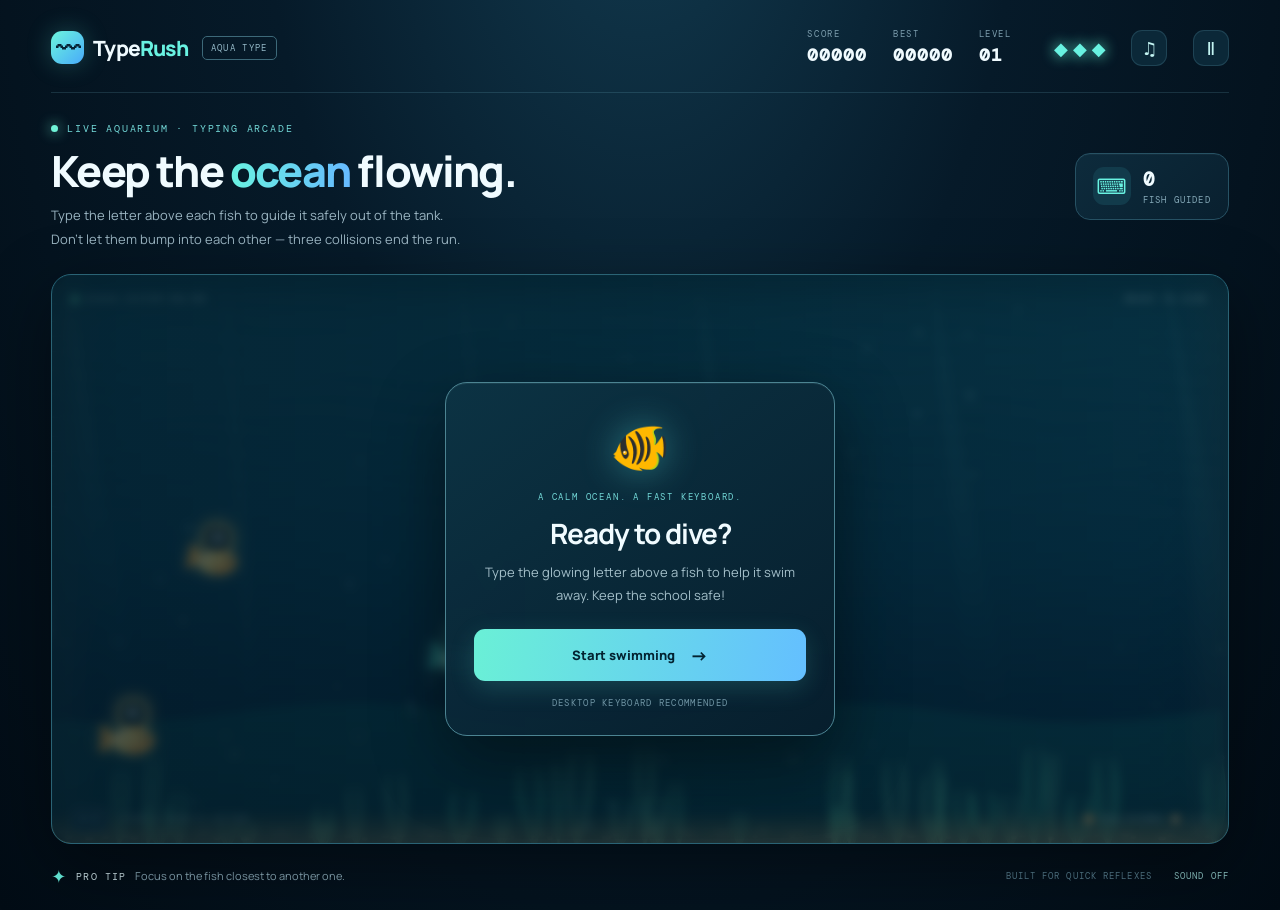
<file: game.html>
<!doctype html>
<html lang="en">
<head>
  <meta charset="utf-8">
  <meta name="viewport" content="width=device-width, initial-scale=1">
  <meta name="theme-color" content="#041b2b">
  <title>TypeRush — Aqua Type</title>
  <link rel="stylesheet" href="game.css">
</head>
<body>
  <main class="game-shell">
    <header class="topbar">
      <a class="brand" href="#" aria-label="TypeRush Aqua Type">
        <span class="brand-mark">〰</span><span>Type<span class="brand-accent">Rush</span></span>
        <span class="edition">AQUA TYPE</span>
      </a>
      <div class="hud">
        <div class="stat"><span class="stat-label">SCORE</span><strong id="score">00000</strong></div>
        <div class="stat"><span class="stat-label">BEST</span><strong id="best">00000</strong></div>
        <div class="stat"><span class="stat-label">LEVEL</span><strong id="level">01</strong></div>
        <div class="lives" aria-label="Three collision lives">
          <span class="life" id="life1">◆</span><span class="life" id="life2">◆</span><span class="life" id="life3">◆</span>
        </div>
        <button id="soundBtn" class="icon-btn" title="Toggle sound" aria-label="Toggle sound">♫</button>
        <button id="pauseBtn" class="icon-btn" title="Pause game" aria-label="Pause game">Ⅱ</button>
      </div>
    </header>

    <section class="intro">
      <div>
        <div class="eyebrow"><span class="pulse"></span> LIVE AQUARIUM · TYPING ARCADE</div>
        <h1>Keep the <span>ocean</span> flowing.</h1>
        <p>Type the letter above each fish to guide it safely out of the tank.<br class="desktop-only"> Don't let them bump into each other — three collisions end the run.</p>
      </div>
      <div class="typing-pill"><span class="keyboard-icon">⌨</span><span><b id="typedCount">0</b><small>FISH GUIDED</small></span></div>
    </section>

    <section class="tank-frame" aria-label="Animated typing aquarium game">
      <div class="tank-topline"><span><i></i> OCEAN SYSTEM ONLINE</span><span id="statusText">READY TO DIVE</span></div>
      <canvas id="tank" aria-label="Fish tank game. Type the letters shown above fish."></canvas>
      <div class="tank-vignette"></div>
      <div class="tank-bottom-ui">
        <span><span class="keycap">A–Z</span> TYPE A FISH'S LETTER</span>
        <span class="collision-note"><span class="warning-dot"></span> COLLISIONS <b id="collisionCount">0</b> / 3</span>
      </div>
      <div id="startOverlay" class="overlay">
        <div class="overlay-card">
          <div class="big-fish">🐠</div>
          <div class="eyebrow">A CALM OCEAN. A FAST KEYBOARD.</div>
          <h2>Ready to dive?</h2>
          <p>Type the glowing letter above a fish to help it swim away. Keep the school safe!</p>
          <button id="startBtn" class="primary-btn">Start swimming <span>→</span></button>
          <small>DESKTOP KEYBOARD RECOMMENDED</small>
        </div>
      </div>
      <div id="pauseOverlay" class="overlay hidden">
        <div class="overlay-card">
          <div class="big-fish">⏸</div><h2>Take a breath.</h2>
          <p>Your aquarium is paused.</p>
          <button id="resumeBtn" class="primary-btn">Resume game <span>→</span></button>
        </div>
      </div>
      <div id="gameOverOverlay" class="overlay hidden">
        <div class="overlay-card">
          <div class="big-fish">🫧</div><div class="eyebrow">DIVE COMPLETE</div>
          <h2>Ocean's gone quiet.</h2>
          <p>You had <b id="finalScore">0</b> points and guided <b id="finalGuided">0</b> fish.</p>
          <button id="restartBtn" class="primary-btn">Dive again <span>↻</span></button>
        </div>
      </div>
    </section>

    <footer class="bottom-bar">
      <div class="tip"><span class="tip-icon">✦</span><span><b>PRO TIP</b> Focus on the fish closest to another one.</span></div>
      <div class="bottom-meta"><span>BUILT FOR QUICK REFLEXES</span><span class="sound-status" id="soundStatus">SOUND OFF</span></div>
    </footer>
  </main>
  <script src="game.js"></script>
</body>
</html>
</file>
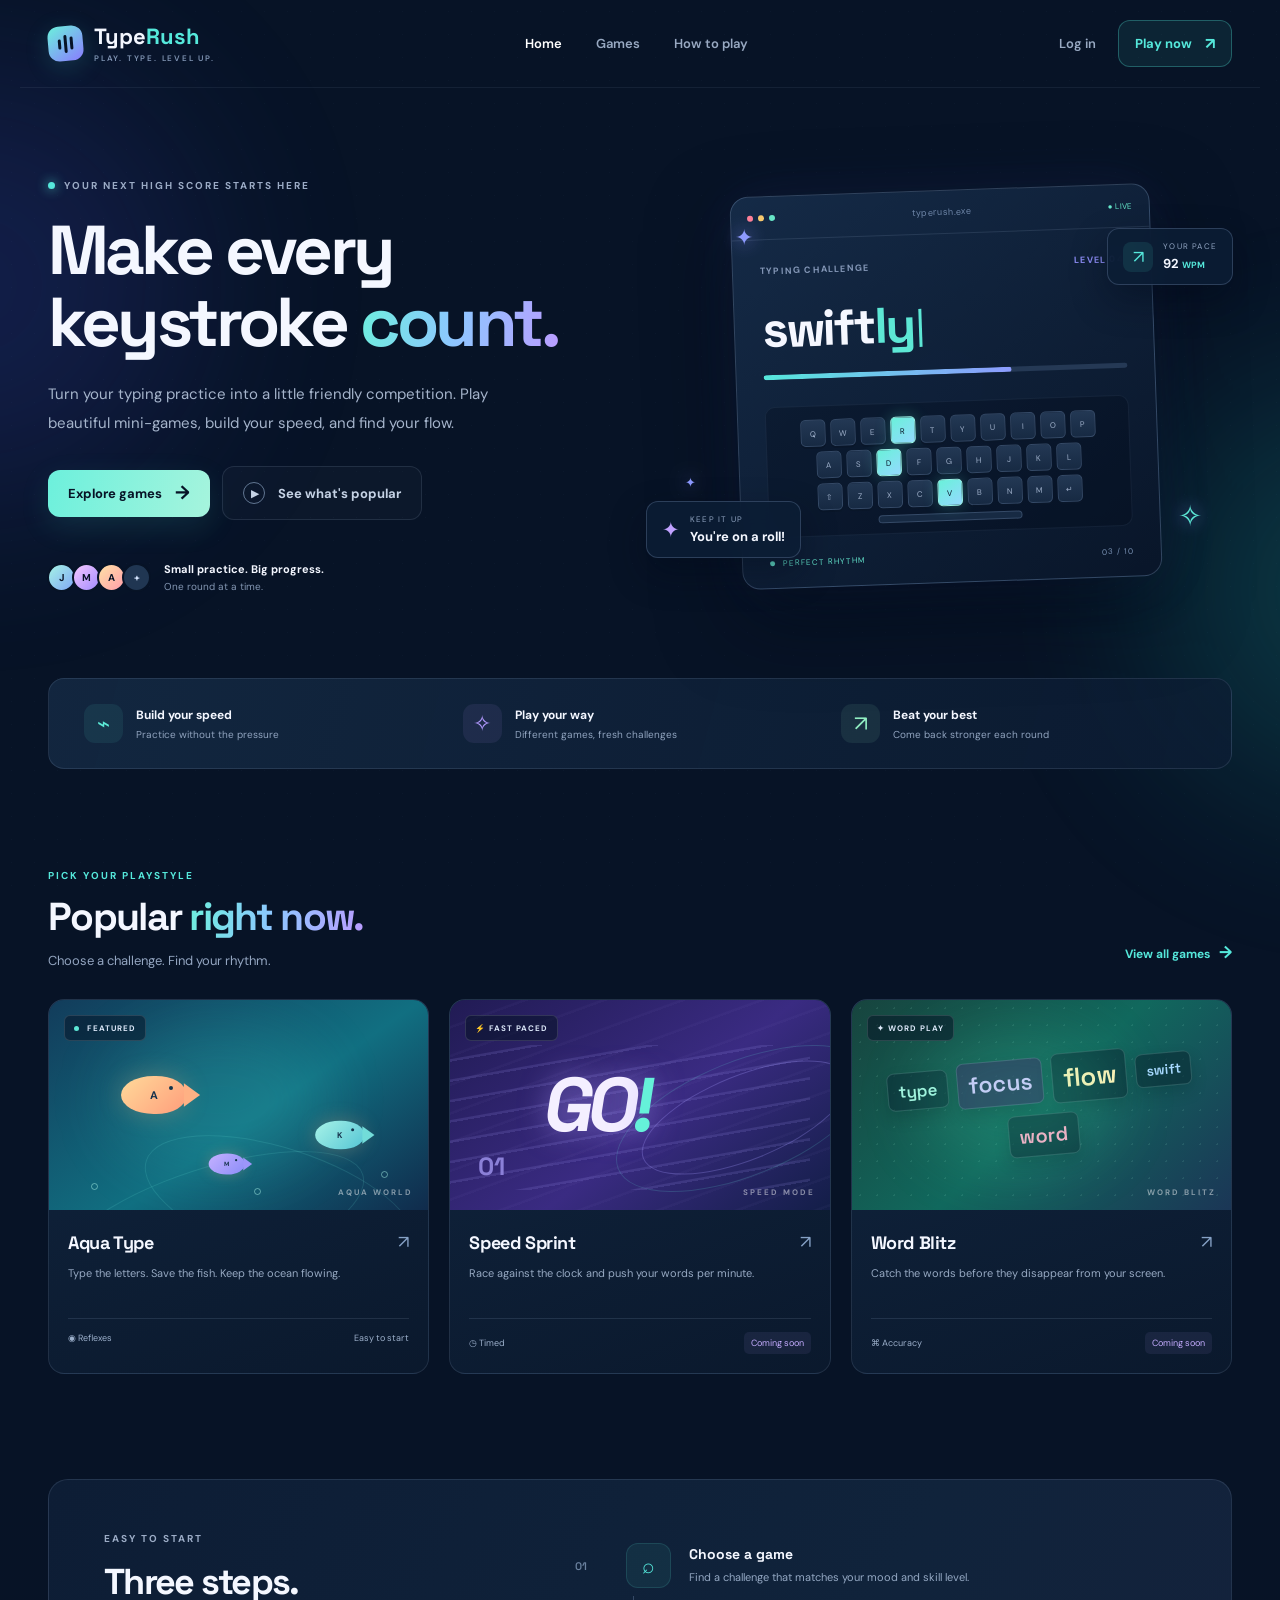
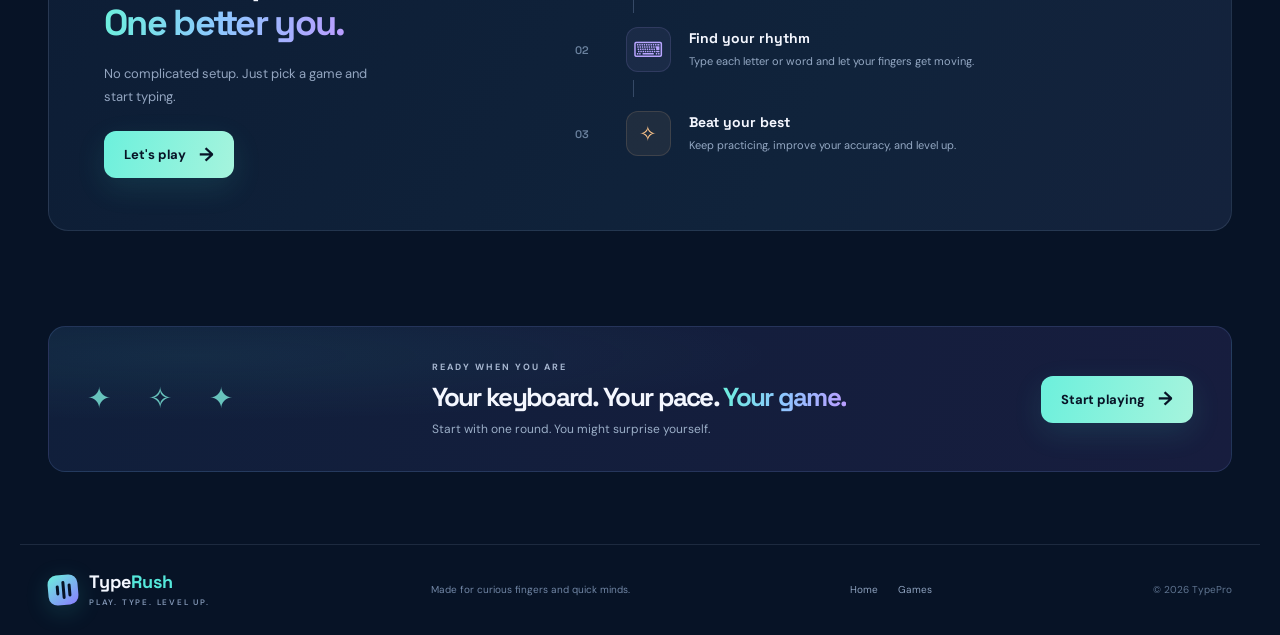
<file: home.html>
<!DOCTYPE html>
<html lang="en">
<head>
    <meta charset="UTF-8">
    <meta name="viewport" content="width=device-width, initial-scale=1.0">
    <meta name="theme-color" content="#071326">

    <title>TypePro — Make Every Keystroke Count</title>

    <link rel="preconnect" href="https://fonts.googleapis.com">
    <link rel="preconnect" href="https://fonts.gstatic.com" crossorigin>

    <link href="https://fonts.googleapis.com/css2?family=DM+Sans:wght@400;500;600;700&family=Space+Grotesk:wght@400;500;600;700&display=swap"
          rel="stylesheet">

    <link rel="stylesheet" href="home.css">
</head>

<body>

    <div class="ambient ambient-one"></div>
    <div class="ambient ambient-two"></div>

    <!-- NAVIGATION -->
    <header class="site-header">

        <a class="brand" href="home.html">
            <span class="brand-mark">
                <span></span>
                <span></span>
                <span></span>
            </span>

            <span>
                Type<span class="brand-accent">Rush</span>
                <small>PLAY. TYPE. LEVEL UP.</small>
            </span>
        </a>

        <nav class="nav-links">
            <a class="active" href="home.html">Home</a>
            <a href="games.html">Games</a>
            <a href="#how-it-works">How to play</a>
        </nav>

        <div class="header-actions">
            <a class="login-link" href="index.html">Log in</a>

            <a class="button button-small" href="games.html">
                Play now <span>↗</span>
            </a>

            <button class="menu-toggle"
                    id="menuToggle"
                    aria-label="Toggle navigation">
                ☰
            </button>
        </div>

    </header>

    <main>

        <!-- HERO SECTION -->
        <section class="hero">

            <div class="hero-copy">

                <div class="eyebrow">
                    <span class="live-dot"></span>
                    YOUR NEXT HIGH SCORE STARTS HERE
                </div>

                <h1>
                    Make every<br>
                    keystroke <span class="gradient-text">count.</span>
                </h1>

                <p class="hero-description">
                    Turn your typing practice into a little friendly
                    competition. Play beautiful mini-games, build your
                    speed, and find your flow.
                </p>

                <div class="hero-actions">
                    <a class="button button-primary" href="games.html">
                        Explore games <span class="arrow">→</span>
                    </a>

                    <a class="button button-quiet" href="#popular">
                        <span class="play-icon">▶</span>
                        See what's popular
                    </a>
                </div>

                <div class="hero-proof">
                    <div class="avatar-stack">
                        <span>J</span>
                        <span>M</span>
                        <span>A</span>
                        <span>+</span>
                    </div>

                    <div>
                        <strong>Small practice. Big progress.</strong>
                        <small>One round at a time.</small>
                    </div>
                </div>

            </div>

            <!-- TYPING GAME PREVIEW -->
            <div class="hero-art">

                <div class="art-orbit orbit-a"></div>
                <div class="art-orbit orbit-b"></div>

                <div class="floating-chip chip-speed">
                    <span class="chip-icon">↗</span>

                    <span>
                        <small>YOUR PACE</small>
                        <strong>92 <em>WPM</em></strong>
                    </span>
                </div>

                <div class="floating-chip chip-streak">
                    <span class="streak-icon">✦</span>

                    <span>
                        <small>KEEP IT UP</small>
                        <strong>You're on a roll!</strong>
                    </span>
                </div>

                <div class="game-window">

                    <div class="window-top">
                        <div class="window-dots">
                            <i></i>
                            <i></i>
                            <i></i>
                        </div>

                        <span>typerush.exe</span>
                        <span class="window-live">● LIVE</span>
                    </div>

                    <div class="window-body">

                        <div class="mini-label">
                            TYPING CHALLENGE
                            <span>LEVEL 04</span>
                        </div>

                        <div class="mini-word">
                            swift<span>ly</span><b class="cursor"></b>
                        </div>

                        <div class="mini-progress">
                            <span></span>
                        </div>

                        <div class="keyboard">

                            <div class="key-row">
                                <span>Q</span><span>W</span><span>E</span>
                                <span class="key-lit">R</span><span>T</span>
                                <span>Y</span><span>U</span><span>I</span>
                                <span>O</span><span>P</span>
                            </div>

                            <div class="key-row indent">
                                <span>A</span><span>S</span>
                                <span class="key-lit">D</span>
                                <span>F</span><span>G</span><span>H</span>
                                <span>J</span><span>K</span><span>L</span>
                            </div>

                            <div class="key-row indent-two">
                                <span>⇧</span><span>Z</span><span>X</span>
                                <span>C</span><span class="key-lit">V</span>
                                <span>B</span><span>N</span><span>M</span>
                                <span>↵</span>
                            </div>

                            <div class="space-key"></div>

                        </div>

                        <div class="window-footer">
                            <span><i class="tiny-green"></i> PERFECT RHYTHM</span>
                            <span>03 / 10</span>
                        </div>

                    </div>
                </div>

                <div class="spark spark-one">✦</div>
                <div class="spark spark-two">✧</div>
                <div class="spark spark-three">✦</div>

            </div>

        </section>

        <!-- BENEFITS -->
        <section class="stats-strip">

            <div>
                <span class="stat-icon">⌁</span>
                <span>
                    <strong>Build your speed</strong>
                    <small>Practice without the pressure</small>
                </span>
            </div>

            <div>
                <span class="stat-icon purple">✧</span>
                <span>
                    <strong>Play your way</strong>
                    <small>Different games, fresh challenges</small>
                </span>
            </div>

            <div>
                <span class="stat-icon mint">↗</span>
                <span>
                    <strong>Beat your best</strong>
                    <small>Come back stronger each round</small>
                </span>
            </div>

        </section>

        <!-- POPULAR GAMES -->
        <section class="popular-section" id="popular">

            <div class="section-heading">

                <div>
                    <div class="eyebrow section-eyebrow">
                        PICK YOUR PLAYSTYLE
                    </div>

                    <h2>
                        Popular <span class="gradient-text">right now.</span>
                    </h2>

                    <p>Choose a challenge. Find your rhythm.</p>
                </div>

                <a class="text-link" href="games.html">
                    View all games <span>→</span>
                </a>

            </div>

            <div class="game-grid">

                <!-- AQUA TYPE -->
                <a class="game-card aqua-card" href="game.html">

                    <div class="card-art aquarium-art">

                        <span class="card-badge">
                            <i></i> FEATURED
                        </span>

                        <div class="water-glow"></div>

                        <div class="fish fish-one">
                            <b>A</b><span></span>
                        </div>

                        <div class="fish fish-two">
                            <b>K</b><span></span>
                        </div>

                        <div class="fish fish-three">
                            <b>M</b><span></span>
                        </div>

                        <div class="bubble bubble-one"></div>
                        <div class="bubble bubble-two"></div>
                        <div class="bubble bubble-three"></div>

                        <span class="art-caption">AQUA WORLD</span>

                    </div>

                    <div class="card-content">

                        <div class="card-title-row">
                            <h3>Aqua Type</h3>
                            <span class="card-arrow">↗</span>
                        </div>

                        <p>
                            Type the letters. Save the fish.
                            Keep the ocean flowing.
                        </p>

                        <div class="card-meta">
                            <span>◉ Reflexes</span>
                            <span>Easy to start</span>
                        </div>

                    </div>

                </a>

                <!-- SPEED SPRINT -->
                <a class="game-card sprint-card" href="games.html">

                    <div class="card-art sprint-art">

                        <span class="card-badge">⚡ FAST PACED</span>

                        <div class="speed-lines"></div>

                        <div class="speed-word">GO<span>!</span></div>

                        <div class="speed-ring ring-one"></div>
                        <div class="speed-ring ring-two"></div>

                        <div class="speed-number">01</div>

                        <span class="art-caption">SPEED MODE</span>

                    </div>

                    <div class="card-content">

                        <div class="card-title-row">
                            <h3>Speed Sprint</h3>
                            <span class="card-arrow">↗</span>
                        </div>

                        <p>
                            Race against the clock and push your
                            words per minute.
                        </p>

                        <div class="card-meta">
                            <span>◷ Timed</span>
                            <span class="coming-soon">Coming soon</span>
                        </div>

                    </div>

                </a>

                <!-- WORD BLITZ -->
                <a class="game-card word-card" href="games.html">

                    <div class="card-art word-art">

                        <span class="card-badge">✦ WORD PLAY</span>

                        <div class="word-cloud">
                            <span>type</span>
                            <span>focus</span>
                            <span>flow</span>
                            <span>swift</span>
                            <span>word</span>
                        </div>

                        <div class="word-glow"></div>

                        <span class="art-caption">WORD BLITZ</span>

                    </div>

                    <div class="card-content">

                        <div class="card-title-row">
                            <h3>Word Blitz</h3>
                            <span class="card-arrow">↗</span>
                        </div>

                        <p>
                            Catch the words before they disappear
                            from your screen.
                        </p>

                        <div class="card-meta">
                            <span>⌘ Accuracy</span>
                            <span class="coming-soon">Coming soon</span>
                        </div>

                    </div>

                </a>

            </div>

        </section>

        <!-- HOW TO PLAY -->
        <section class="how-section" id="how-it-works">

            <div class="how-intro">

                <div class="eyebrow">EASY TO START</div>

                <h2>
                    Three steps.<br>
                    <span class="gradient-text">One better you.</span>
                </h2>

                <p>
                    No complicated setup. Just pick a game
                    and start typing.
                </p>

                <a class="button button-primary" href="games.html">
                    Let's play <span class="arrow">→</span>
                </a>

            </div>

            <div class="steps">

                <div class="step">
                    <span class="step-number">01</span>
                    <div class="step-icon">⌕</div>

                    <div>
                        <h3>Choose a game</h3>
                        <p>
                            Find a challenge that matches your mood
                            and skill level.
                        </p>
                    </div>

                    <span class="step-line"></span>
                </div>

                <div class="step">
                    <span class="step-number">02</span>
                    <div class="step-icon">⌨</div>

                    <div>
                        <h3>Find your rhythm</h3>
                        <p>
                            Type each letter or word and let your
                            fingers get moving.
                        </p>
                    </div>

                    <span class="step-line"></span>
                </div>

                <div class="step">
                    <span class="step-number">03</span>
                    <div class="step-icon">✧</div>

                    <div>
                        <h3>Beat your best</h3>
                        <p>
                            Keep practicing, improve your accuracy,
                            and level up.
                        </p>
                    </div>
                </div>

            </div>

        </section>

        <!-- BOTTOM CTA -->
        <section class="bottom-cta">

            <div class="cta-stars">✦　✧　✦</div>

            <div>
                <div class="eyebrow">READY WHEN YOU ARE</div>

                <h2>
                    Your keyboard. Your pace.
                    <span class="gradient-text">Your game.</span>
                </h2>

                <p>
                    Start with one round. You might surprise yourself.
                </p>
            </div>

            <a class="button button-primary" href="games.html">
                Start playing <span class="arrow">→</span>
            </a>

        </section>

    </main>

    <!-- FOOTER -->
    <footer class="site-footer">

        <a class="brand footer-brand" href="home.html">

            <span class="brand-mark">
                <span></span><span></span><span></span>
            </span>

            <span>
                Type<span class="brand-accent">Rush</span>
                <small>PLAY. TYPE. LEVEL UP.</small>
            </span>

        </a>

        <span>Made for curious fingers and quick minds.</span>

        <div>
            <a href="home.html">Home</a>
            <a href="games.html">Games</a>
        </div>

        <span class="copyright">
            © <span id="year"></span> TypePro
        </span>

    </footer>

    <script src="home.js"></script>

</body>
</html>
</file>
<file: game.css>
@import url('https://fonts.googleapis.com/css2?family=DM+Mono:wght@400;500&family=Manrope:wght@400;500;600;700;800&display=swap');
:root{--bg:#04131f;--panel:#092334;--cyan:#69f2e1;--blue:#5bb8ff;--muted:#8eabb9;--white:#f0fbff;--line:rgba(139,221,239,.15)}
*{box-sizing:border-box}
body{margin:0;min-height:100vh;background:radial-gradient(ellipse at 50% -20%,#123b50 0%,#061a29 42%,#020c15 100%);color:var(--white);font-family:Manrope,system-ui,sans-serif}
body:before{content:"";position:fixed;inset:0;pointer-events:none;opacity:.18;background-image:radial-gradient(#91e9ef .7px,transparent .7px);background-size:26px 26px;mask-image:linear-gradient(to bottom,black,transparent 80%)}
button{font:inherit}
.game-shell{width:min(1440px,100%);margin:auto;padding:28px clamp(16px,4vw,58px) 22px;position:relative}
.topbar{display:flex;align-items:center;justify-content:space-between;gap:24px;padding-bottom:25px;border-bottom:1px solid var(--line)}
.brand{display:flex;align-items:center;gap:9px;color:var(--white);text-decoration:none;font-size:21px;font-weight:800;letter-spacing:-.8px;white-space:nowrap}
.brand-mark{display:grid;place-items:center;width:33px;height:33px;border-radius:11px;background:linear-gradient(135deg,#6cf6dd,#48aafa);color:#062436;font-size:24px;box-shadow:0 0 25px #5ce7dd40}
.brand-accent{color:var(--cyan)}.edition{margin-left:5px;padding:5px 8px;border:1px solid #3d6979;border-radius:5px;color:#94b8c7;font:9px 'DM Mono',monospace;letter-spacing:1.3px}
.hud{display:flex;align-items:center;gap:clamp(12px,2vw,30px)}
.stat{display:flex;flex-direction:column;gap:3px;min-width:50px}.stat-label{font:9px 'DM Mono',monospace;letter-spacing:1.6px;color:#7d9eae}.stat strong{font:600 18px 'DM Mono',monospace;letter-spacing:1px}
.lives{display:flex;gap:5px;color:var(--cyan);font-size:18px;text-shadow:0 0 14px #63f4d6}.life.lost{color:#294b5b;text-shadow:none;opacity:.5}
.icon-btn{width:36px;height:36px;border-radius:11px;border:1px solid var(--line);background:#0b2838;color:#c3f4f2;font-size:18px;cursor:pointer;transition:.2s}.icon-btn:hover{background:#124053;border-color:#63e8dd}
.intro{display:flex;align-items:center;justify-content:space-between;gap:20px;padding:29px 0 23px}
.eyebrow{display:flex;align-items:center;gap:9px;color:#73d8d7;font:10px 'DM Mono',monospace;letter-spacing:1.8px}
.pulse{width:7px;height:7px;background:#70f4d8;border-radius:50%;box-shadow:0 0 13px #70f4d8;animation:pulse 1.8s infinite}
@keyframes pulse{50%{opacity:.35;box-shadow:0 0 3px #70f4d8}}
h1{font-size:clamp(27px,3.4vw,43px);line-height:1.12;letter-spacing:-1.8px;margin:12px 0 9px;font-weight:800}
h1 span{background:linear-gradient(90deg,#69f2e1,#66baff);color:transparent;background-clip:text}
.intro p{margin:0;color:#9ab4c1;font-size:13px;line-height:1.8}
.typing-pill{display:flex;align-items:center;gap:12px;padding:13px 17px;border:1px solid #275264;background:linear-gradient(135deg,#0d2b3c,#09202f);border-radius:15px;box-shadow:inset 0 1px #ffffff08;white-space:nowrap}
.keyboard-icon{display:grid;place-items:center;width:38px;height:38px;border-radius:11px;background:#123b4b;color:var(--cyan);font-size:21px}
.typing-pill span:last-child{display:flex;flex-direction:column;gap:2px}.typing-pill b{font:600 19px 'DM Mono',monospace}.typing-pill small{font:9px 'DM Mono',monospace;letter-spacing:1.2px;color:#85a9b8}
.tank-frame{height:clamp(390px,51vw,570px);max-height:590px;min-height:360px;position:relative;overflow:hidden;border:1px solid #2a6375;border-radius:20px;background:#052a3b;box-shadow:0 22px 70px #0006,inset 0 0 0 5px #061a2680}
.tank-frame:before{content:"";position:absolute;inset:0;pointer-events:none;z-index:2;border-radius:20px;box-shadow:inset 0 0 65px #00121b99,inset 0 0 0 1px #b8ffff13}
#tank{width:100%;height:100%;display:block}
.tank-topline,.tank-bottom-ui{position:absolute;z-index:3;left:20px;right:20px;display:flex;align-items:center;justify-content:space-between;color:#a1d1d8;font:9px 'DM Mono',monospace;letter-spacing:1.4px;pointer-events:none}
.tank-topline{top:18px}.tank-topline span:first-child{display:flex;align-items:center;gap:8px}.tank-topline i{display:inline-block;width:6px;height:6px;background:#68f6cc;border-radius:50%;box-shadow:0 0 9px #68f6cc}
.tank-bottom-ui{bottom:17px;color:#8bb4c1}.keycap{padding:5px 7px;margin-right:7px;border:1px solid #50808c;border-radius:5px;background:#10394a;color:#c9ffff}.collision-note{display:flex;align-items:center;gap:8px}.collision-note b{font-size:11px;color:#ffca8b}.warning-dot{width:6px;height:6px;border-radius:50%;background:#ffb56b;box-shadow:0 0 8px #ffb56b}
.overlay{position:absolute;z-index:5;inset:0;display:grid;place-items:center;background:linear-gradient(90deg,#031724b8,#0317248a);backdrop-filter:blur(5px);padding:20px}.hidden{display:none!important}
.overlay-card{width:min(390px,100%);text-align:center;padding:30px 28px 26px;border:1px solid #4c8492;border-radius:22px;background:linear-gradient(145deg,#0c3344f5,#071e2df5);box-shadow:0 25px 70px #0007,inset 0 1px #d4ffff12}
.big-fish{font-size:48px;filter:drop-shadow(0 0 18px #5eece966);margin-bottom:13px}.overlay-card .eyebrow{justify-content:center;font-size:9px}
.overlay-card h2{font-size:28px;letter-spacing:-1px;margin:11px 0 9px}.overlay-card p{color:#a4c0ca;font-size:13px;line-height:1.8;margin:0 auto 21px}.overlay-card small{display:block;margin-top:16px;color:#7196a6;font:9px 'DM Mono',monospace;letter-spacing:1.3px}
.primary-btn{width:100%;padding:14px 18px;display:flex;align-items:center;justify-content:center;gap:15px;border:0;border-radius:11px;background:linear-gradient(100deg,#6af0d6,#64bfff);color:#032331;font-size:13px;font-weight:800;cursor:pointer;box-shadow:0 7px 25px #57e9d72c;transition:transform .2s,filter .2s}.primary-btn:hover{transform:translateY(-2px);filter:brightness(1.08)}.primary-btn span{font-size:18px}
.bottom-bar{display:flex;justify-content:space-between;align-items:center;gap:15px;padding-top:20px}.tip{display:flex;align-items:center;gap:10px;color:#8eaebc;font-size:11px}.tip b{font:10px 'DM Mono',monospace;letter-spacing:1.2px;color:#d3e9ee;margin-right:6px}.tip-icon{color:var(--cyan);font-size:18px}.bottom-meta{display:flex;gap:22px;color:#587f90;font:9px 'DM Mono',monospace;letter-spacing:1.1px}.sound-status{color:#8fc9c8}
@media(max-width:700px){.game-shell{padding:16px 13px}.topbar{align-items:flex-start;flex-direction:column;padding-bottom:17px}.hud{width:100%;justify-content:space-between;gap:9px}.stat{min-width:38px}.stat strong{font-size:15px}.brand{font-size:19px}.intro{padding:23px 0 18px;align-items:flex-start}.intro p{font-size:12px}.typing-pill{padding:9px 10px;gap:8px}.keyboard-icon{width:31px;height:31px}.typing-pill b{font-size:16px}.typing-pill small{font-size:8px}.tank-frame{height:470px;min-height:390px;border-radius:15px}.tank-topline,.tank-bottom-ui{left:12px;right:12px;font-size:8px;letter-spacing:.8px}.bottom-bar{align-items:flex-start;flex-direction:column}.bottom-meta{width:100%;justify-content:space-between}.desktop-only{display:none}}
@media(max-width:410px){.edition{display:none}.intro{gap:8px}.typing-pill{flex-shrink:0}.tank-frame{height:430px}.lives{font-size:15px}.icon-btn{width:32px;height:32px}}
</file>
<file: home.css>
* {
    box-sizing: border-box;
}

:root {
    --bg: #071326;
    --panel: #0d1d35;
    --text: #f4f7ff;
    --muted: #9aabc4;
    --cyan: #55e8db;
    --purple: #a78bfa;
    --line: rgba(174, 198, 231, 0.13);
}

html {
    scroll-behavior: smooth;
    scroll-padding-top: 90px;
}

body {
    margin: 0;
    background: var(--bg);
    color: var(--text);
    font-family: "DM Sans", sans-serif;
    overflow-x: hidden;
}

body::before {
    content: "";
    position: fixed;
    inset: 0;
    pointer-events: none;
    z-index: -2;
    background-image: radial-gradient(
        rgba(158, 190, 235, 0.14) 0.7px,
        transparent 0.7px
    );
    background-size: 23px 23px;
    opacity: 0.23;
}

.ambient {
    position: absolute;
    z-index: -1;
    filter: blur(100px);
    border-radius: 50%;
    pointer-events: none;
    opacity: 0.18;
}

.ambient-one {
    width: 430px;
    height: 430px;
    background: #4b54e8;
    top: 70px;
    left: -240px;
}

.ambient-two {
    width: 400px;
    height: 400px;
    background: #1ddbc5;
    top: 390px;
    right: -280px;
}

/* HEADER */

.site-header {
    height: 88px;
    max-width: 1240px;
    margin: auto;
    padding: 0 28px;
    display: flex;
    align-items: center;
    justify-content: space-between;
    gap: 28px;
    border-bottom: 1px solid rgba(174, 198, 231, 0.08);
}

.brand {
    display: flex;
    align-items: center;
    gap: 11px;
    text-decoration: none;
    color: var(--text);
    font-family: "Space Grotesk", sans-serif;
    font-weight: 700;
    font-size: 22px;
    line-height: 1;
}

.brand-accent {
    color: var(--cyan);
}

.brand small {
    display: block;
    font: 600 8px "DM Sans", sans-serif;
    letter-spacing: 1.8px;
    color: #8195b4;
    margin-top: 6px;
}

.brand-mark {
    width: 35px;
    height: 35px;
    border-radius: 11px;
    background: linear-gradient(145deg, #6bf1dc, #8a7cff);
    display: flex;
    align-items: center;
    justify-content: center;
    gap: 3px;
    transform: rotate(-5deg);
    box-shadow: 0 6px 24px #3fe1d42b;
}

.brand-mark span {
    display: block;
    width: 3px;
    border-radius: 4px;
    background: #071326;
}

.brand-mark span:nth-child(1) {
    height: 10px;
}

.brand-mark span:nth-child(2) {
    height: 18px;
}

.brand-mark span:nth-child(3) {
    height: 13px;
}

.nav-links {
    display: flex;
    align-items: center;
    gap: 34px;
}

.nav-links a,
.login-link {
    font-size: 13px;
    font-weight: 600;
    text-decoration: none;
    color: #98a9c2;
    transition: 0.2s;
}

.nav-links a:hover,
.nav-links a.active,
.login-link:hover {
    color: #fff;
}

.header-actions {
    display: flex;
    align-items: center;
    gap: 22px;
}

/* BUTTONS */

.button {
    display: inline-flex;
    align-items: center;
    justify-content: center;
    gap: 13px;
    text-decoration: none;
    font-weight: 700;
    font-size: 13px;
    border-radius: 12px;
    padding: 15px 20px;
    transition: transform 0.2s, box-shadow 0.2s;
}

.button:hover {
    transform: translateY(-2px);
}

.button-small {
    padding: 12px 16px;
    border: 1px solid rgba(85, 232, 219, 0.3);
    background: rgba(85, 232, 219, 0.08);
    color: var(--cyan);
}

.button-small span {
    font-size: 16px;
}

.button-primary {
    color: #071326;
    background: linear-gradient(105deg, #6cf0dc, #a6f4dd);
    box-shadow: 0 10px 30px rgba(64, 222, 202, 0.12);
}

.button-primary:hover {
    box-shadow: 0 12px 32px rgba(64, 222, 202, 0.24);
}

.button-quiet {
    color: #c5d2e5;
    border: 1px solid var(--line);
    background: rgba(255, 255, 255, 0.025);
}

.arrow {
    font-size: 19px;
    line-height: 12px;
}

.play-icon {
    font-size: 10px;
    width: 22px;
    height: 22px;
    border: 1px solid #617692;
    border-radius: 50%;
    display: grid;
    place-items: center;
    padding-left: 2px;
}

.menu-toggle {
    display: none;
    color: white;
    background: none;
    border: 0;
    font-size: 24px;
}

/* HERO */

.hero {
    max-width: 1240px;
    margin: auto;
    padding: 83px 28px 77px;
    display: grid;
    grid-template-columns: 1fr 1fr;
    gap: 40px;
    align-items: center;
    min-height: 590px;
}

.hero-copy {
    position: relative;
    z-index: 2;
}

.eyebrow {
    font-size: 10px;
    letter-spacing: 2px;
    font-weight: 700;
    color: #9cacc6;
    display: flex;
    align-items: center;
    gap: 9px;
}

.live-dot {
    height: 7px;
    width: 7px;
    background: var(--cyan);
    border-radius: 50%;
    box-shadow: 0 0 12px var(--cyan);
}

h1,
h2,
h3 {
    font-family: "Space Grotesk", sans-serif;
}

h1 {
    font-size: clamp(48px, 5.4vw, 72px);
    line-height: 1.04;
    letter-spacing: -3.8px;
    margin: 23px 0 22px;
    font-weight: 700;
}

.gradient-text {
    background: linear-gradient(
        100deg,
        #6cf0dc 0%,
        #8dc7ff 48%,
        #ba9cff 100%
    );
    -webkit-background-clip: text;
    background-clip: text;
    color: transparent;
}

.hero-description {
    max-width: 470px;
    font-size: 15px;
    line-height: 1.9;
    color: #a5b4cb;
}

.hero-actions {
    display: flex;
    align-items: center;
    gap: 12px;
    flex-wrap: wrap;
    margin-top: 29px;
}

.hero-proof {
    display: flex;
    align-items: center;
    gap: 13px;
    margin-top: 42px;
}

.avatar-stack {
    display: flex;
    padding-left: 3px;
}

.avatar-stack span {
    width: 29px;
    height: 29px;
    border-radius: 50%;
    display: grid;
    place-items: center;
    margin-left: -4px;
    border: 2px solid var(--bg);
    font-size: 10px;
    font-weight: 700;
    color: #081326;
    background: linear-gradient(135deg, #a5f3e5, #81a8f7);
}

.avatar-stack span:nth-child(2) {
    background: linear-gradient(135deg, #f5c7ff, #a18bff);
}

.avatar-stack span:nth-child(3) {
    background: linear-gradient(135deg, #ffe1a5, #ff9eab);
}

.avatar-stack span:nth-child(4) {
    background: #203652;
    color: #d5e5ff;
}

.hero-proof strong,
.hero-proof small {
    display: block;
}

.hero-proof strong {
    font-size: 11px;
}

.hero-proof small {
    font-size: 10px;
    color: #8497b3;
    margin-top: 4px;
}

/* HERO TYPING PREVIEW */

.hero-art {
    height: 430px;
    position: relative;
    display: flex;
    align-items: center;
    justify-content: center;
    isolation: isolate;
}

.hero-art::before {
    content: "";
    position: absolute;
    width: 370px;
    height: 370px;
    background: radial-gradient(
        circle,
        rgba(77, 117, 246, 0.22),
        rgba(29, 222, 203, 0.07) 48%,
        transparent 70%
    );
    z-index: -1;
}

.art-orbit {
    position: absolute;
    border: 1px solid rgba(136, 164, 231, 0.16);
    border-radius: 50%;
    transform: rotate(-22deg);
}

.orbit-a {
    width: 440px;
    height: 220px;
}

.orbit-b {
    width: 380px;
    height: 320px;
    transform: rotate(50deg);
    border-color: rgba(88, 232, 219, 0.13);
}

.game-window {
    position: relative;
    width: min(420px, 90%);
    border-radius: 18px;
    background: linear-gradient(
        145deg,
        rgba(21, 43, 72, 0.98),
        rgba(9, 22, 42, 0.98)
    );
    border: 1px solid rgba(163, 192, 231, 0.24);
    box-shadow: 0 30px 80px #0209158a, 0 0 55px #5b72e41b;
    overflow: hidden;
    transform: rotate(-2deg);
    animation: float 6s ease-in-out infinite;
}

.window-top {
    height: 43px;
    border-bottom: 1px solid var(--line);
    display: flex;
    align-items: center;
    justify-content: space-between;
    padding: 0 16px;
    color: #6f86a8;
    font-size: 9px;
    letter-spacing: 0.4px;
}

.window-dots {
    display: flex;
    gap: 5px;
}

.window-dots i {
    width: 6px;
    height: 6px;
    border-radius: 50%;
    background: #ff7f96;
}

.window-dots i:nth-child(2) {
    background: #f8c96d;
}

.window-dots i:nth-child(3) {
    background: #67e6c7;
}

.window-live {
    color: #65e8ca;
    font-size: 8px;
}

.window-body {
    padding: 25px 27px 20px;
}

.mini-label {
    display: flex;
    justify-content: space-between;
    color: #8598b8;
    font-size: 9px;
    letter-spacing: 1.2px;
    font-weight: 700;
}

.mini-label span {
    color: #8d8df6;
}

.mini-word {
    font-family: "Space Grotesk", sans-serif;
    font-size: 50px;
    font-weight: 700;
    letter-spacing: -2px;
    margin: 21px 0 13px;
    color: #f5f7ff;
}

.mini-word span {
    color: #5de7d5;
}

.cursor {
    display: inline-block;
    width: 3px;
    height: 38px;
    background: #5de7d5;
    margin-left: 4px;
    vertical-align: -5px;
    animation: blink 1s steps(2) infinite;
}

.mini-progress {
    height: 5px;
    background: #253955;
    border-radius: 8px;
    overflow: hidden;
}

.mini-progress span {
    display: block;
    width: 68%;
    height: 100%;
    border-radius: 8px;
    background: linear-gradient(90deg, #55e8db, #8d9cff);
}

.keyboard {
    margin-top: 27px;
    padding: 13px 10px 10px;
    border-radius: 10px;
    background: rgba(2, 10, 24, 0.28);
    border: 1px solid rgba(157, 184, 221, 0.08);
}

.key-row {
    display: flex;
    justify-content: center;
    gap: 5px;
    margin-bottom: 5px;
}

.key-row span {
    width: 25px;
    height: 27px;
    display: grid;
    place-items: center;
    border: 1px solid #354a67;
    background: linear-gradient(180deg, #233854, #172a43);
    border-radius: 5px;
    color: #9eafc9;
    font-size: 8px;
    box-shadow: 0 2px 0 #091629;
}

.key-row span.key-lit {
    color: #071326;
    background: linear-gradient(145deg, #69f1d9, #94d9ff);
    border-color: #9af5e7;
    box-shadow: 0 0 15px #56e9d44a;
}

.key-row.indent {
    padding: 0 10px;
}

.key-row.indent-two {
    padding: 0 2px;
}

.space-key {
    width: 42%;
    height: 8px;
    margin: 7px auto 0;
    border: 1px solid #354a67;
    border-radius: 5px;
    background: #172a43;
}

.window-footer {
    display: flex;
    justify-content: space-between;
    margin-top: 20px;
    color: #7890b2;
    font-size: 8px;
    letter-spacing: 1px;
}

.window-footer > span:first-child {
    color: #61dfc8;
}

.tiny-green {
    display: inline-block;
    width: 5px;
    height: 5px;
    border-radius: 50%;
    background: #61dfc8;
    margin-right: 5px;
}

.floating-chip {
    position: absolute;
    z-index: 3;
    display: flex;
    align-items: center;
    gap: 10px;
    padding: 12px 15px;
    border-radius: 12px;
    border: 1px solid rgba(166, 193, 230, 0.22);
    background: rgba(12, 29, 53, 0.9);
    backdrop-filter: blur(12px);
    box-shadow: 0 15px 35px #020b1a65;
}

.floating-chip small,
.floating-chip strong {
    display: block;
}

.floating-chip small {
    font-size: 8px;
    letter-spacing: 1.2px;
    color: #91a5c2;
    margin-bottom: 4px;
}

.floating-chip strong {
    font-size: 13px;
}

.floating-chip em {
    font-size: 9px;
    color: var(--cyan);
    font-style: normal;
}

.chip-speed {
    top: 57px;
    right: -1px;
    animation: float 5s ease-in-out infinite;
}

.chip-icon {
    font-size: 18px;
    color: var(--cyan);
    width: 30px;
    height: 30px;
    display: grid;
    place-items: center;
    background: #53e9d41a;
    border-radius: 8px;
}

.chip-streak {
    bottom: 43px;
    left: -14px;
    animation: float 6s ease-in-out infinite reverse;
}

.streak-icon {
    font-size: 21px;
    color: #c1a2ff;
}

.spark {
    position: absolute;
    color: #8d9aff;
    text-shadow: 0 0 18px #8c8cff;
    font-size: 22px;
}

.spark-one {
    top: 52px;
    left: 75px;
}

.spark-two {
    right: 30px;
    bottom: 66px;
    color: #5de7d5;
    font-size: 29px;
}

.spark-three {
    left: 25px;
    bottom: 110px;
    font-size: 13px;
}

/* BENEFITS */

.stats-strip {
    max-width: 1184px;
    margin: 0 auto 100px;
    padding: 25px 35px;
    display: grid;
    grid-template-columns: repeat(3, 1fr);
    gap: 24px;
    background: linear-gradient(
        105deg,
        rgba(20, 42, 68, 0.85),
        rgba(13, 29, 52, 0.75)
    );
    border: 1px solid var(--line);
    border-radius: 16px;
}

.stats-strip > div {
    display: flex;
    align-items: center;
    gap: 13px;
}

.stat-icon {
    width: 39px;
    height: 39px;
    border-radius: 11px;
    display: grid;
    place-items: center;
    color: #5ce9d6;
    background: #5ce9d615;
    font-size: 22px;
}

.stat-icon.purple {
    color: #b39aff;
    background: #b39aff16;
}

.stat-icon.mint {
    color: #91eec2;
    background: #91eec216;
}

.stats-strip strong,
.stats-strip small {
    display: block;
}

.stats-strip strong {
    font-size: 12px;
    margin-bottom: 5px;
}

.stats-strip small {
    font-size: 10px;
    color: #91a4bf;
}

/* POPULAR GAMES */

.popular-section {
    max-width: 1184px;
    margin: 0 auto;
    padding: 0 0 105px;
}

.section-heading {
    display: flex;
    justify-content: space-between;
    align-items: flex-end;
    margin-bottom: 30px;
}

.section-eyebrow {
    color: var(--cyan);
}

h2 {
    font-size: 39px;
    letter-spacing: -1.7px;
    line-height: 1.14;
    margin: 13px 0 10px;
}

.section-heading p,
.how-intro p {
    font-size: 13px;
    color: #93a5c0;
    margin-bottom: 0;
}

.text-link {
    font-size: 12px;
    font-weight: 700;
    color: var(--cyan);
    text-decoration: none;
    padding-bottom: 6px;
}

.text-link span {
    font-size: 17px;
    margin-left: 6px;
}

.game-grid {
    display: grid;
    grid-template-columns: repeat(3, 1fr);
    gap: 20px;
}

.game-card {
    border: 1px solid var(--line);
    border-radius: 16px;
    overflow: hidden;
    text-decoration: none;
    color: inherit;
    background: linear-gradient(
        160deg,
        rgba(18, 39, 66, 0.92),
        rgba(11, 25, 45, 0.95)
    );
    transition: transform 0.25s, border-color 0.25s, box-shadow 0.25s;
}

.game-card:hover {
    transform: translateY(-6px);
    border-color: rgba(98, 231, 217, 0.38);
    box-shadow: 0 20px 45px #020b1a55;
}

.card-art {
    height: 210px;
    position: relative;
    overflow: hidden;
}

.card-badge {
    position: absolute;
    top: 15px;
    left: 15px;
    z-index: 3;
    border: 1px solid #ffffff20;
    border-radius: 6px;
    padding: 7px 9px;
    background: #0713268a;
    color: #dce8f9;
    font-size: 8px;
    letter-spacing: 1px;
    font-weight: 700;
}

.card-badge i {
    display: inline-block;
    width: 5px;
    height: 5px;
    border-radius: 50%;
    background: #5de7d5;
    margin-right: 5px;
}

.art-caption {
    position: absolute;
    bottom: 13px;
    right: 15px;
    color: #ffffff7a;
    font-size: 8px;
    letter-spacing: 2px;
    font-weight: 700;
}

/* AQUA TYPE ART */

.aquarium-art {
    background: linear-gradient(145deg, #123c5b, #116f81 55%, #102b4c);
}

.aquarium-art::before,
.aquarium-art::after {
    content: "";
    position: absolute;
    width: 320px;
    height: 110px;
    border: 1px solid #6ce9db25;
    border-radius: 50%;
    left: 0;
    bottom: -70px;
    transform: rotate(-18deg);
}

.aquarium-art::after {
    left: 90px;
    bottom: -50px;
    width: 280px;
    transform: rotate(18deg);
}

.water-glow {
    position: absolute;
    width: 220px;
    height: 150px;
    top: 25px;
    left: 60px;
    background: #4fe8d91f;
    filter: blur(30px);
    border-radius: 50%;
}

.fish {
    position: absolute;
    width: 65px;
    height: 38px;
    border-radius: 50% 46% 46% 50%;
    background: linear-gradient(135deg, #ffda9a, #ff9d7b);
    box-shadow: 0 0 25px #ffb67c44;
    display: grid;
    place-items: center;
    color: #17334d;
    font-size: 11px;
    font-weight: 700;
    animation: swim 5s ease-in-out infinite;
}

.fish::after {
    content: "";
    position: absolute;
    right: -15px;
    border-top: 13px solid transparent;
    border-bottom: 13px solid transparent;
    border-left: 18px solid #ffb184;
    transform: scale(0.9);
}

.fish span {
    position: absolute;
    width: 4px;
    height: 4px;
    background: #12334b;
    border-radius: 50%;
    right: 13px;
    top: 10px;
}

.fish-one {
    left: 72px;
    top: 76px;
}

.fish-two {
    right: 56px;
    top: 116px;
    transform: scale(0.75);
    background: linear-gradient(135deg, #a8f3e8, #55c5d4);
    animation-delay: -2s;
}

.fish-two::after {
    border-left-color: #72dcd9;
}

.fish-three {
    left: 145px;
    top: 145px;
    transform: scale(0.55);
    background: linear-gradient(135deg, #c5b1ff, #8c8df8);
    animation-delay: -3.2s;
}

.fish-three::after {
    border-left-color: #9c96fa;
}

.bubble {
    position: absolute;
    border: 1px solid #b4fff077;
    border-radius: 50%;
    width: 7px;
    height: 7px;
    animation: rise 5s linear infinite;
}

.bubble-one {
    left: 42px;
    bottom: 20px;
}

.bubble-two {
    left: 205px;
    bottom: 15px;
    animation-delay: -2s;
}

.bubble-three {
    right: 40px;
    bottom: 32px;
    animation-delay: -3.3s;
}

/* SPEED SPRINT ART */

.sprint-art {
    background: linear-gradient(140deg, #211b54, #3a2b82 55%, #131e48);
}

.sprint-art::before {
    content: "";
    position: absolute;
    inset: 0;
    background: repeating-linear-gradient(
        160deg,
        transparent 0 24px,
        #b6a6ff09 25px 27px
    );
}

.speed-lines {
    position: absolute;
    inset: 45px 0 20px;
    background: repeating-linear-gradient(
        170deg,
        transparent 0 17px,
        #a9a0ff25 18px 20px
    );
    transform: translateX(-20px);
}

.speed-word {
    position: absolute;
    top: 56px;
    left: 95px;
    font: 700 76px "Space Grotesk", sans-serif;
    letter-spacing: -6px;
    color: #f4efff;
    text-shadow: 0 0 28px #b19aff8c;
    transform: skew(-9deg);
}

.speed-word span {
    color: #65f1d9;
}

.speed-ring {
    position: absolute;
    border: 1px solid #a59aff4a;
    border-radius: 50%;
    width: 220px;
    height: 85px;
    transform: rotate(-22deg);
    right: -25px;
    top: 75px;
}

.ring-two {
    width: 270px;
    height: 115px;
    right: -48px;
    top: 61px;
    border-color: #66e9d92b;
}

.speed-number {
    position: absolute;
    bottom: 28px;
    left: 28px;
    font: 700 25px "Space Grotesk", sans-serif;
    color: #8b80d8;
}

/* WORD BLITZ ART */

.word-art {
    background: linear-gradient(135deg, #17443e, #11685d 50%, #1b3656);
}

.word-art::before {
    content: "";
    position: absolute;
    inset: 0;
    background-image: radial-gradient(#9bf5d91c 1px, transparent 1px);
    background-size: 17px 17px;
}

.word-glow {
    position: absolute;
    width: 200px;
    height: 140px;
    left: 65px;
    top: 30px;
    background: #51e9b927;
    filter: blur(30px);
    border-radius: 50%;
}

.word-cloud {
    position: absolute;
    inset: 35px 20px;
    display: flex;
    justify-content: center;
    align-content: center;
    align-items: center;
    gap: 9px;
    flex-wrap: wrap;
    transform: rotate(-5deg);
}

.word-cloud span {
    font: 600 17px "Space Grotesk", sans-serif;
    padding: 7px 10px;
    border-radius: 7px;
    border: 1px solid #c2fff32b;
    background: #0a2d36a6;
    color: #a4f3df;
    box-shadow: 0 7px 15px #071b1d33;
}

.word-cloud span:nth-child(2) {
    font-size: 23px;
    color: #d6c8ff;
    background: #312c5eaa;
}

.word-cloud span:nth-child(3) {
    font-size: 26px;
    color: #fff1b6;
}

.word-cloud span:nth-child(4) {
    font-size: 14px;
    color: #a7d9ff;
}

.word-cloud span:nth-child(5) {
    font-size: 20px;
    color: #ffaac6;
}

/* GAME CARD TEXT */

.card-content {
    padding: 20px 19px 19px;
}

.card-title-row {
    display: flex;
    justify-content: space-between;
    align-items: center;
}

.card-title-row h3 {
    font-size: 18px;
    margin: 0;
    letter-spacing: -0.4px;
}

.card-arrow {
    font-size: 18px;
    color: #86a2c6;
    transition: transform 0.2s;
}

.game-card:hover .card-arrow {
    transform: translate(3px, -3px);
    color: var(--cyan);
}

.card-content p {
    font-size: 11px;
    line-height: 1.7;
    color: #96a9c2;
    min-height: 38px;
    margin: 10px 0 16px;
}

.card-meta {
    border-top: 1px solid var(--line);
    padding-top: 13px;
    display: flex;
    justify-content: space-between;
    align-items: center;
    color: #9cb0cb;
    font-size: 9px;
}

.coming-soon {
    color: #c4adff;
    background: #b29aff15;
    padding: 5px 7px;
    border-radius: 5px;
}

/* HOW TO PLAY */

.how-section {
    max-width: 1184px;
    margin: 0 auto 95px;
    padding: 52px 55px;
    display: grid;
    grid-template-columns: 0.8fr 1.2fr;
    gap: 70px;
    border: 1px solid var(--line);
    border-radius: 20px;
    background: linear-gradient(
        120deg,
        #0d1d35,
        #10233b 65%,
        #14223c
    );
}

.how-intro h2 {
    font-size: 36px;
    margin: 17px 0;
}

.how-intro p {
    line-height: 1.8;
    max-width: 290px;
    margin-bottom: 23px;
}

.steps {
    display: flex;
    flex-direction: column;
}

.step {
    display: grid;
    grid-template-columns: 36px 48px 1fr;
    align-items: center;
    gap: 15px;
    position: relative;
    padding: 11px 0 20px;
}

.step:not(:last-child) {
    margin-bottom: 8px;
}

.step-number {
    font: 600 11px "Space Grotesk", sans-serif;
    color: #6b829f;
}

.step-icon {
    width: 45px;
    height: 45px;
    border-radius: 12px;
    display: grid;
    place-items: center;
    color: var(--cyan);
    background: #5ce9d512;
    border: 1px solid #5ce9d522;
    font-size: 21px;
}

.step:nth-child(2) .step-icon {
    color: #b9a5ff;
    background: #b9a5ff12;
    border-color: #b9a5ff22;
}

.step:nth-child(3) .step-icon {
    color: #ffc68b;
    background: #ffc68b12;
    border-color: #ffc68b22;
}

.step h3 {
    font-size: 14px;
    margin: 0 0 5px;
}

.step p {
    font-size: 11px;
    color: #94a8c3;
    line-height: 1.7;
    margin: 0;
}

.step-line {
    position: absolute;
    width: 1px;
    height: 17px;
    background: #354966;
    left: 58px;
    bottom: -5px;
}

/* BOTTOM CTA */

.bottom-cta {
    max-width: 1184px;
    margin: 0 auto 72px;
    padding: 34px 38px;
    display: flex;
    align-items: center;
    justify-content: space-between;
    gap: 25px;
    border: 1px solid #7c9ce52c;
    border-radius: 17px;
    background:
        radial-gradient(ellipse at 12% 20%, #4de5d411, transparent 40%),
        linear-gradient(110deg, #101f3b, #171d3e);
}

.bottom-cta h2 {
    font-size: 26px;
    margin: 10px 0 8px;
}

.bottom-cta p {
    font-size: 12px;
    color: #9baec7;
    margin: 0;
}

.cta-stars {
    font-size: 29px;
    letter-spacing: 4px;
    color: #7debdc;
    opacity: 0.8;
}

.bottom-cta .eyebrow {
    font-size: 9px;
    color: #a7b7d0;
}

/* FOOTER */

.site-footer {
    max-width: 1240px;
    margin: auto;
    border-top: 1px solid var(--line);
    padding: 28px;
    display: flex;
    align-items: center;
    justify-content: space-between;
    gap: 20px;
    color: #7186a5;
    font-size: 10px;
}

.footer-brand {
    font-size: 18px;
}

.footer-brand .brand-mark {
    width: 30px;
    height: 30px;
    border-radius: 9px;
}

.site-footer > div {
    display: flex;
    gap: 20px;
}

.site-footer a:not(.brand) {
    text-decoration: none;
    color: #8da1bd;
}

.site-footer a:hover {
    color: var(--cyan);
}

.copyright {
    color: #607591;
}

/* ANIMATIONS */

@keyframes blink {
    50% {
        opacity: 0;
    }
}

@keyframes float {
    0%, 100% {
        translate: 0 0;
    }

    50% {
        translate: 0 -8px;
    }
}

@keyframes swim {
    0%, 100% {
        translate: 0 0;
    }

    50% {
        translate: 12px -7px;
    }
}

@keyframes rise {
    0% {
        translate: 0 10px;
        opacity: 0;
    }

    20% {
        opacity: 0.8;
    }

    100% {
        translate: 8px -130px;
        opacity: 0;
    }
}

/* RESPONSIVE DESIGN */

@media (max-width: 1050px) {
    .hero {
        gap: 15px;
    }

    .hero-art {
        transform: scale(0.9);
    }

    .popular-section,
    .how-section,
    .bottom-cta,
    .stats-strip {
        margin-left: 24px;
        margin-right: 24px;
    }

    .how-section {
        gap: 35px;
        padding: 42px;
    }

    .nav-links {
        gap: 20px;
    }
}

@media (max-width: 760px) {
    .site-header {
        height: 74px;
        padding: 0 18px;
    }

    .nav-links {
        display: none;
        position: absolute;
        z-index: 10;
        top: 74px;
        left: 0;
        right: 0;
        padding: 20px;
        background: #0b1a30;
        border-bottom: 1px solid var(--line);
        flex-direction: column;
        gap: 22px;
    }

    .nav-links.open {
        display: flex;
    }

    .header-actions {
        gap: 13px;
    }

    .header-actions .login-link {
        display: none;
    }

    .button-small {
        padding: 10px 12px;
        font-size: 11px;
    }

    .menu-toggle {
        display: block;
    }

    .hero {
        padding: 55px 22px 40px;
        grid-template-columns: 1fr;
        gap: 5px;
    }

    .hero-copy {
        text-align: center;
    }

    .hero-copy .eyebrow {
        justify-content: center;
        font-size: 9px;
        letter-spacing: 1.5px;
    }

    .hero-description {
        margin-left: auto;
        margin-right: auto;
        font-size: 14px;
    }

    .hero-actions {
        justify-content: center;
    }

    .hero-proof {
        justify-content: center;
        margin-top: 28px;
    }

    .hero h1 {
        font-size: 54px;
        letter-spacing: -3px;
    }

    .hero-art {
        height: 380px;
        transform: none;
        margin-top: 0;
    }

    .game-window {
        width: min(410px, 88%);
    }

    .chip-speed {
        right: 0;
        top: 32px;
    }

    .chip-streak {
        left: 0;
        bottom: 30px;
    }

    .stats-strip {
        margin-bottom: 75px;
        padding: 23px;
        grid-template-columns: 1fr;
        gap: 20px;
    }

    .popular-section {
        padding: 0 0 75px;
    }

    .section-heading {
        align-items: flex-start;
        gap: 18px;
    }

    .section-heading h2 {
        font-size: 32px;
    }

    .section-heading p {
        font-size: 12px;
    }

    .text-link {
        white-space: nowrap;
        margin-top: 15px;
        font-size: 10px;
    }

    .game-grid {
        grid-template-columns: 1fr;
        gap: 16px;
    }

    .card-art {
        height: 220px;
    }

    .game-card {
        display: grid;
        grid-template-columns: 42% 58%;
    }

    .card-art {
        height: 100%;
        min-height: 230px;
    }

    .card-content {
        padding: 20px 16px;
    }

    .card-title-row h3 {
        font-size: 16px;
    }

    .card-content p {
        min-height: 0;
    }

    .card-meta {
        gap: 8px;
        flex-wrap: wrap;
    }

    .how-section {
        grid-template-columns: 1fr;
        margin-bottom: 70px;
        padding: 30px 24px;
        gap: 28px;
    }

    .how-intro h2 {
        font-size: 32px;
    }

    .bottom-cta {
        margin-bottom: 45px;
        padding: 28px;
        flex-wrap: wrap;
    }

    .bottom-cta h2 {
        font-size: 23px;
    }

    .cta-stars {
        display: none;
    }

    .site-footer {
        padding: 25px 20px;
        flex-wrap: wrap;
    }

    .site-footer > span:nth-child(2) {
        order: 3;
        width: 100%;
    }

    .copyright {
        margin-left: auto;
    }
}

@media (max-width: 430px) {
    .brand {
        font-size: 19px;
    }

    .brand-mark {
        width: 31px;
        height: 31px;
    }

    .header-actions .button-small {
        display: none;
    }

    .hero h1 {
        font-size: 47px;
    }

    .hero-art {
        height: 330px;
    }

    .window-body {
        padding: 20px 16px 16px;
    }

    .mini-word {
        font-size: 42px;
    }

    .key-row {
        gap: 3px;
    }

    .key-row span {
        width: 21px;
        height: 24px;
    }

    .floating-chip {
        padding: 9px 10px;
    }

    .chip-streak {
        bottom: 10px;
    }

    .chip-speed {
        top: 15px;
    }

    .section-heading {
        display: block;
    }

    .text-link {
        display: inline-block;
        margin-top: 18px;
    }

    .game-card {
        grid-template-columns: 1fr;
    }

    .card-art {
        height: 185px;
        min-height: 185px;
    }

    .card-content p {
        min-height: 0;
    }

    .step {
        grid-template-columns: 28px 43px 1fr;
        gap: 11px;
    }

    .step-icon {
        width: 40px;
        height: 40px;
    }

    .step-line {
        left: 49px;
    }

    .bottom-cta .button {
        width: 100%;
    }
}
</file>
